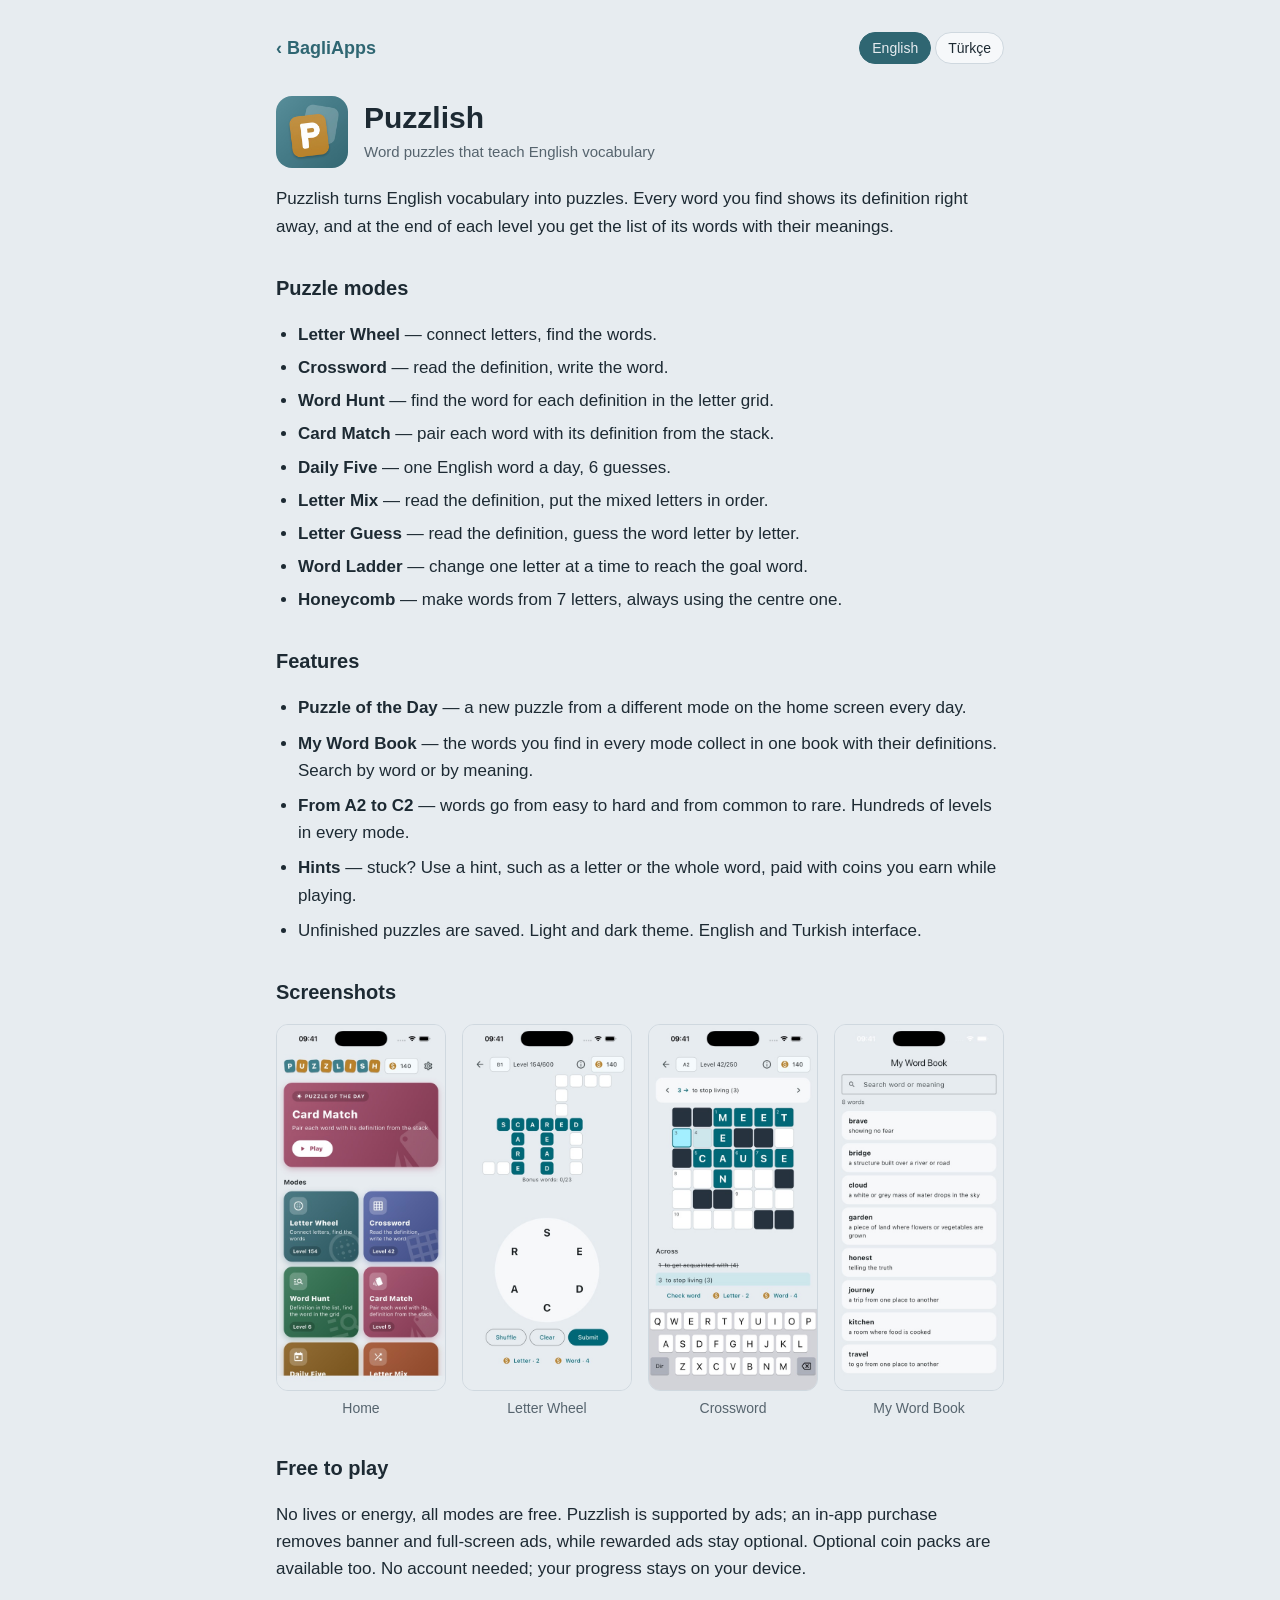
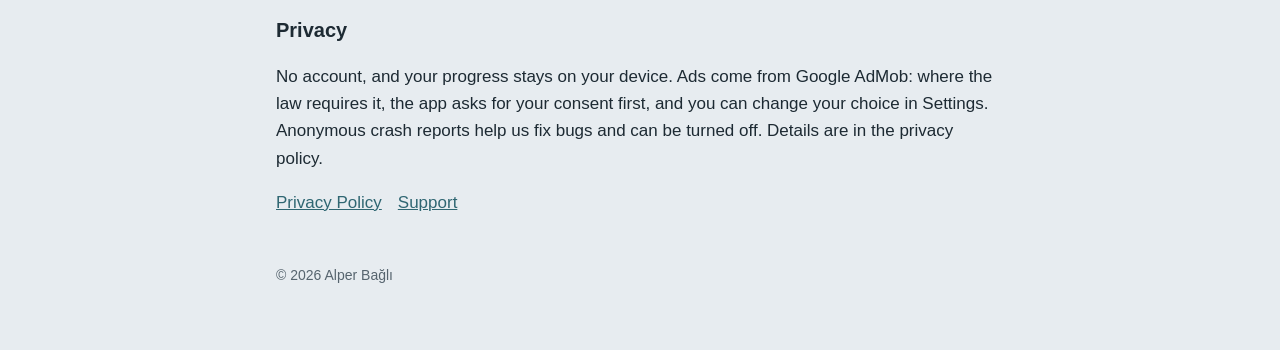
<file: index.html>
<!doctype html>
<html lang="en">
<head>
<meta charset="utf-8">
<meta name="viewport" content="width=device-width, initial-scale=1">
<title>Puzzlish</title>
<meta name="description" content="Puzzlish — word puzzles that teach English vocabulary. Every word you find comes with its meaning.">
<link rel="icon" href="img/icon.jpg">
<link rel="stylesheet" href="style.css">
</head>
<body>
<main>
<header class="top">
  <a class="brand" href="https://bagliapps.github.io/">‹ BagliApps</a>
  <div class="lang" role="group" aria-label="Language / Dil">
    <button type="button" data-set="en" aria-pressed="true">English</button>
    <button type="button" data-set="tr" aria-pressed="false">Türkçe</button>
  </div>
</header>

<div class="hero">
  <img src="img/icon.jpg" alt="" width="72" height="72">
  <div>
    <h1>Puzzlish</h1>
    <p class="meta" data-l="en">Word puzzles that teach English vocabulary</p>
    <p class="meta" data-l="tr" hidden>Bulmaca çözerek İngilizce kelime öğren</p>
  </div>
</div>

<p data-l="en">Puzzlish turns English vocabulary into puzzles. Every word you find shows its definition right away, and at the end of each level you get the list of its words with their meanings.</p>
<p data-l="tr" hidden>Puzzlish ile İngilizce kelimeleri bulmaca çözerek öğren. Bulduğun her İngilizce kelimenin Türkçe anlamı hemen ekranda görünür; seviye bitince o seviyenin kelimeleri anlamlarıyla listelenir.</p>

<h2 data-l="en">Puzzle modes</h2><h2 data-l="tr" hidden>Bulmaca modları</h2>
<ul class="modes" data-l="en">
  <li><b>Letter Wheel</b> — connect letters, find the words.</li>
  <li><b>Crossword</b> — read the definition, write the word.</li>
  <li><b>Word Hunt</b> — find the word for each definition in the letter grid.</li>
  <li><b>Card Match</b> — pair each word with its definition from the stack.</li>
  <li><b>Daily Five</b> — one English word a day, 6 guesses.</li>
  <li><b>Letter Mix</b> — read the definition, put the mixed letters in order.</li>
  <li><b>Letter Guess</b> — read the definition, guess the word letter by letter.</li>
  <li><b>Word Ladder</b> — change one letter at a time to reach the goal word.</li>
  <li><b>Honeycomb</b> — make words from 7 letters, always using the centre one.</li>
</ul>
<ul class="modes" data-l="tr" hidden>
  <li><b>Harf Çemberi</b> — harfleri birleştir, kelimeleri bul.</li>
  <li><b>Kare Bulmaca</b> — Türkçe ipucunu oku, İngilizce cevabı yaz.</li>
  <li><b>Kelime Avı</b> — listedeki Türkçe anlamın İngilizcesini harf tablosunda bul.</li>
  <li><b>Kart Eşleştirme</b> — Türkçe ve İngilizce kartları desteden eşleştir.</li>
  <li><b>Cümle Tamamlama</b> — İngilizce cümledeki boşluğu doldur, Türkçe çevirisi altta.</li>
  <li><b>Günlük 5 Harf</b> — her gün bir İngilizce kelime, 6 tahmin hakkı.</li>
  <li><b>Karışık Harfler</b> — Türkçe anlamı oku, karışık harfleri sıraya koy.</li>
  <li><b>Harf Tahmini</b> — Türkçe anlamı oku, kelimeyi harf harf tahmin et.</li>
  <li><b>Kelime Merdiveni</b> — her adımda bir harf değiştir, hedef kelimeye ulaş.</li>
  <li><b>Petek</b> — 7 harften, ortadaki harfi hep kullanarak kelime üret.</li>
</ul>

<h2 data-l="en">Features</h2><h2 data-l="tr" hidden>Özellikler</h2>
<ul class="features" data-l="en">
  <li><b>Puzzle of the Day</b> — a new puzzle from a different mode on the home screen every day.</li>
  <li><b>My Word Book</b> — the words you find in every mode collect in one book with their definitions. Search by word or by meaning.</li>
  <li><b>From A2 to C2</b> — words go from easy to hard and from common to rare. Hundreds of levels in every mode.</li>
  <li><b>Hints</b> — stuck? Use a hint, such as a letter or the whole word, paid with coins you earn while playing.</li>
  <li>Unfinished puzzles are saved. Light and dark theme. English and Turkish interface.</li>
</ul>
<ul class="features" data-l="tr" hidden>
  <li><b>Günün Bulmacası</b> — ana ekranda her gün başka bir moddan yeni bir bulmaca.</li>
  <li><b>Kelime Defterim</b> — bütün modlarda bulduğun kelimeler anlamlarıyla tek defterde toplanır. Kelimeyi ya da anlamını arayarak bul.</li>
  <li><b>A2'den C2'ye</b> — kelimeler kolaydan zora, sık kullanılandan seyreğe doğru ilerler. Her modda yüzlerce seviye var.</li>
  <li><b>İpuçları</b> — takılınca bir harf ya da kelimenin tamamı gibi ipuçları al; oyunda kazandığın jetonlarla.</li>
  <li>Kare Bulmaca'da istersen ipuçlarını İngilizce tanımlarıyla oku. Yarım kalan bulmaca kaydedilir. Açık ve koyu tema.</li>
</ul>

<h2 data-l="en">Screenshots</h2><h2 data-l="tr" hidden>Ekran görüntüleri</h2>
<ul class="shots" id="shots"></ul>

<h2 data-l="en">Free to play</h2><h2 data-l="tr" hidden>Ücretsiz</h2>
<p data-l="en">No lives or energy, all modes are free. Puzzlish is supported by ads; an in-app purchase removes banner and full-screen ads, while rewarded ads stay optional. Optional coin packs are available too. No account needed; your progress stays on your device.</p>
<p data-l="tr" hidden>Can/enerji yok, tüm modlar ücretsiz. Puzzlish reklamlarla destekleniyor; uygulama içi satın almayla banner ve tam ekran reklamları kaldırabilirsin, ödüllü reklamlar isteğe bağlı kalır. İstersen jeton paketi de alabilirsin. Hesap gerekmez; ilerlemen cihazında kalır.</p>

<h2 data-l="en">Privacy</h2><h2 data-l="tr" hidden>Gizlilik</h2>
<p data-l="en">No account, and your progress stays on your device. Ads come from Google AdMob: where the law requires it, the app asks for your consent first, and you can change your choice in Settings. Anonymous crash reports help us fix bugs and can be turned off. Details are in the privacy policy.</p>
<p data-l="tr" hidden>Hesap yok; ilerlemen cihazında kalır. Reklamlar Google AdMob'dan gelir: yasanın gerektirdiği yerlerde uygulama önce iznini sorar, seçimini Ayarlar'dan değiştirebilirsin. İsimsiz çökme raporları hataları düzeltmemize yardım eder ve kapatılabilir. Ayrıntılar gizlilik politikasında.</p>

<ul class="links">
  <li><a href="privacy.html" data-l="en">Privacy Policy</a><a href="privacy-tr.html" data-l="tr" hidden>Gizlilik Politikası</a></li>
  <li><a href="support.html" data-l="en">Support</a><a href="support-tr.html" data-l="tr" hidden>Destek</a></li>
</ul>
<footer>© 2026 Alper Bağlı</footer>
</main>
<script>
(function () {
  var shots = [
    ["1_home", "Home", "Ana sayfa"], ["2_wheel", "Letter Wheel", "Harf Çemberi"],
    ["3_crossword", "Crossword", "Kare Bulmaca"], ["4_book", "My Word Book", "Kelime Defterim"]
  ];
  function saved() { try { return localStorage.getItem("lang"); } catch (e) { return null; } }
  function pick() {
    var q = /[?&]lang=(en|tr)/.exec(location.search);
    return (q && q[1]) || saved() || ((navigator.language || "").slice(0, 2) === "tr" ? "tr" : "en");
  }
  function apply(l) {
    document.documentElement.lang = l;
    document.querySelectorAll("[data-l]").forEach(function (e) { e.hidden = e.getAttribute("data-l") !== l; });
    document.querySelectorAll("[data-set]").forEach(function (b) { b.setAttribute("aria-pressed", b.dataset.set === l); });
    document.getElementById("shots").innerHTML = shots.map(function (s) {
      var c = l === "tr" ? s[2] : s[1];
      return '<li><figure><img loading="lazy" src="img/' + l + "/" + s[0] + '.jpg" alt="Puzzlish — ' + c + '"><figcaption>' + c + "</figcaption></figure></li>";
    }).join("");
    try { localStorage.setItem("lang", l); } catch (e) {}
  }
  document.querySelectorAll("[data-set]").forEach(function (b) { b.addEventListener("click", function () { apply(b.dataset.set); }); });
  apply(pick());
})();
</script>
</body>
</html>
</file>
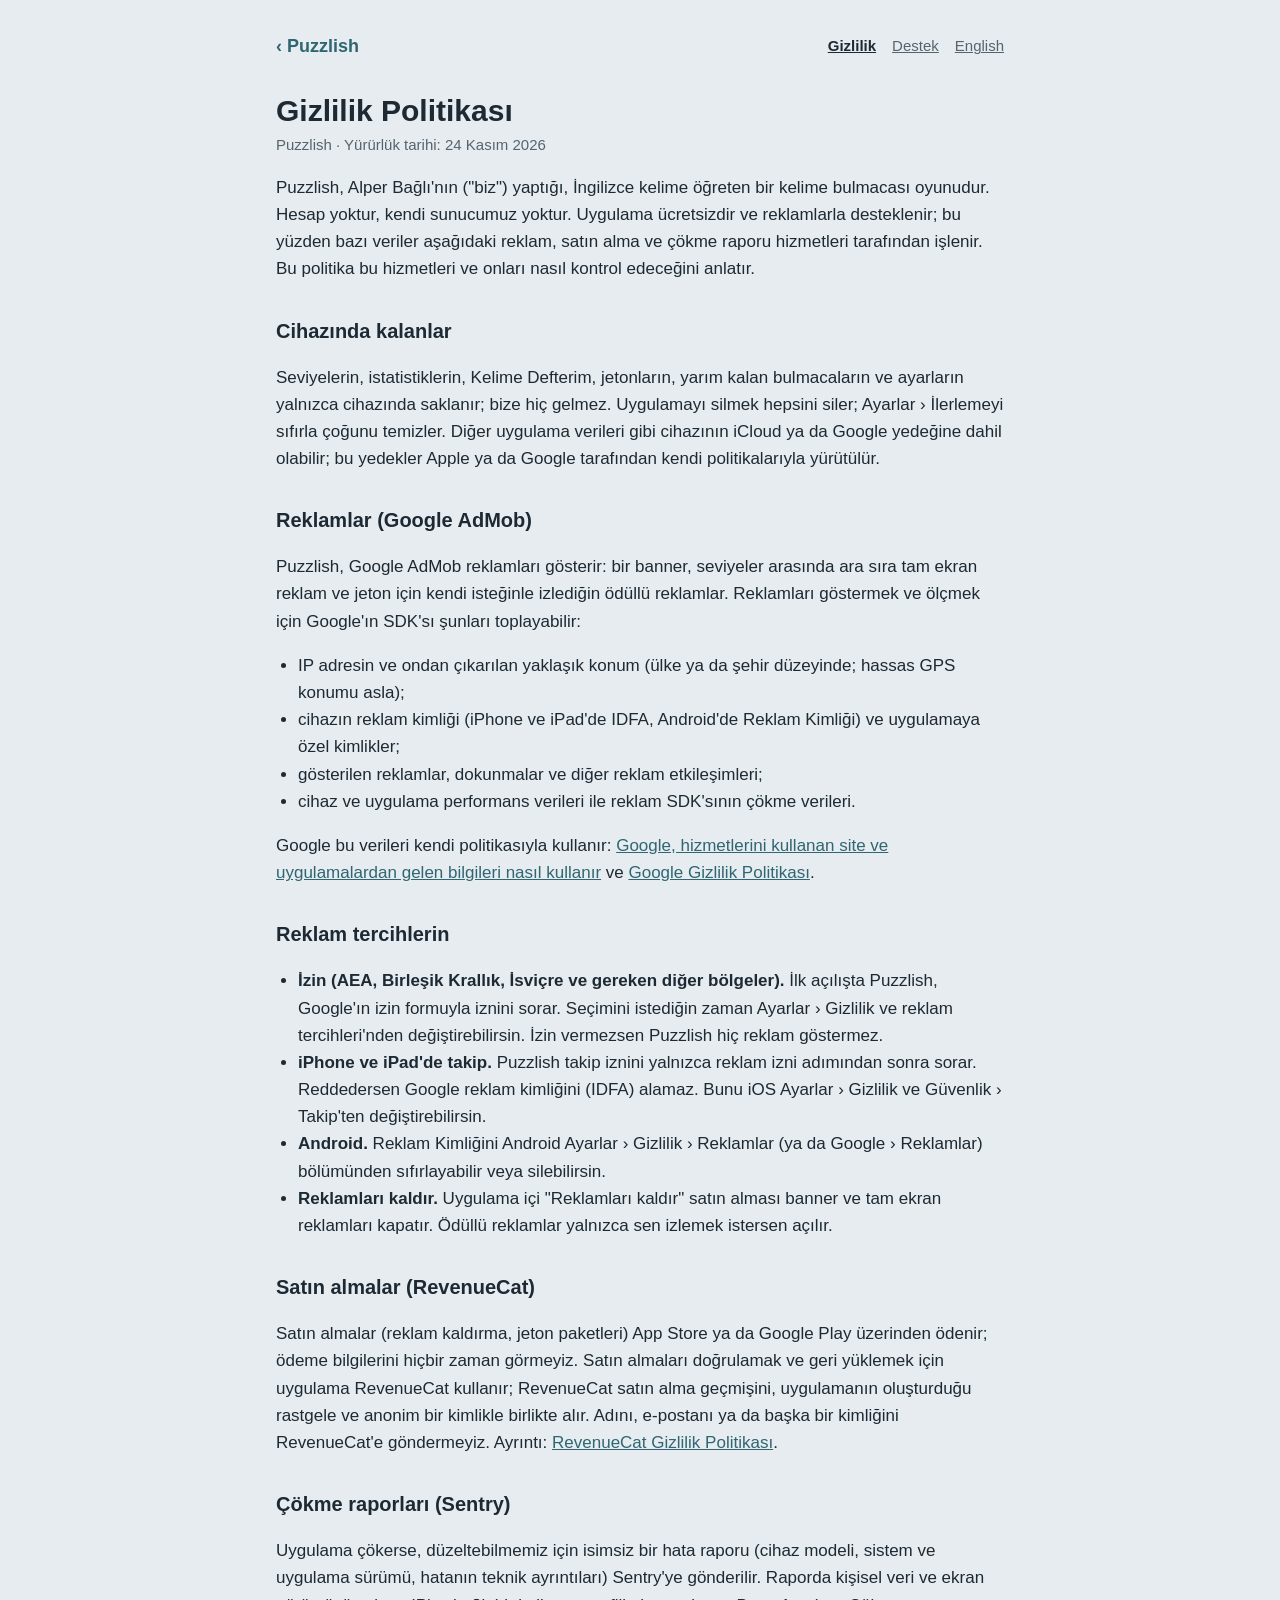
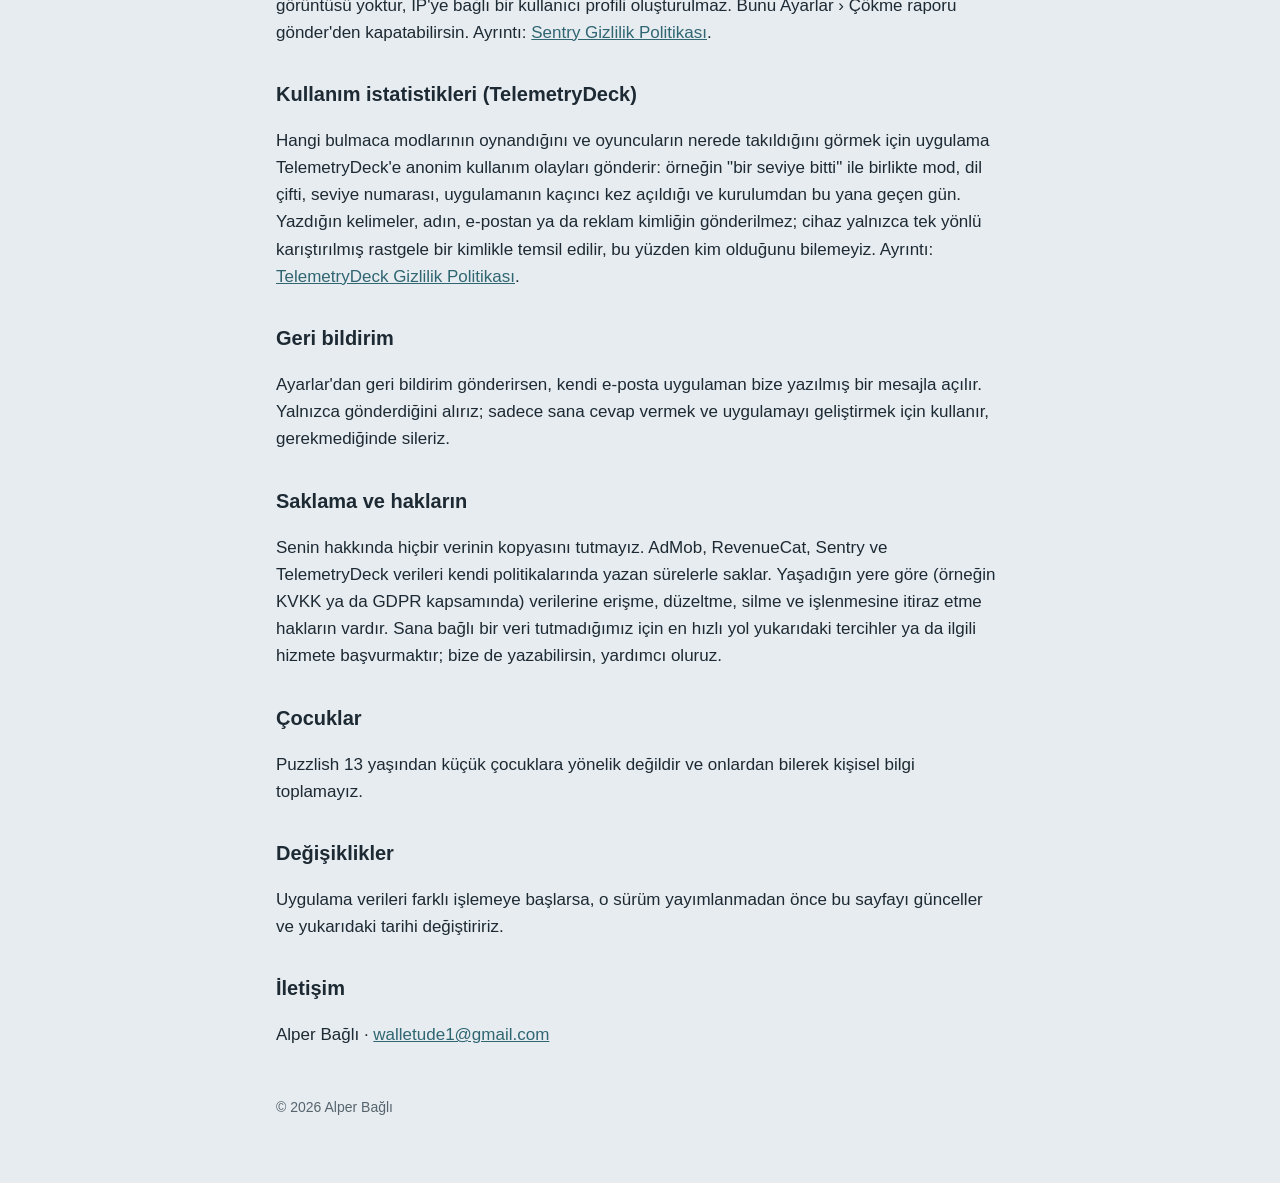
<file: privacy-tr.html>
<!doctype html>
<html lang="tr">
<head>
<meta charset="utf-8">
<meta name="viewport" content="width=device-width, initial-scale=1">
<title>Puzzlish Gizlilik Politikası</title>
<meta name="description" content="Puzzlish verileri nasıl işler: reklamlar Google AdMob, satın almalar RevenueCat, isteğe bağlı çökme raporları Sentry, anonim kullanım istatistikleri TelemetryDeck. Hesap yok; ilerleme cihazında kalır.">
<link rel="icon" href="img/icon.jpg">
<link rel="stylesheet" href="style.css">
</head>
<body>
<main>
<header class="top">
  <a class="brand" href="./?lang=tr">‹ Puzzlish</a>
  <nav><a href="privacy-tr.html" aria-current="page">Gizlilik</a><a href="support-tr.html">Destek</a><a href="privacy.html" hreflang="en">English</a></nav>
</header>
<h1>Gizlilik Politikası</h1>
<p class="muted">Puzzlish · Yürürlük tarihi: 24 Kasım 2026</p>

<p>Puzzlish, Alper Bağlı'nın ("biz") yaptığı, İngilizce kelime öğreten bir kelime bulmacası oyunudur. Hesap yoktur, kendi sunucumuz yoktur. Uygulama ücretsizdir ve reklamlarla desteklenir; bu yüzden bazı veriler aşağıdaki reklam, satın alma ve çökme raporu hizmetleri tarafından işlenir. Bu politika bu hizmetleri ve onları nasıl kontrol edeceğini anlatır.</p>

<h2>Cihazında kalanlar</h2>
<p>Seviyelerin, istatistiklerin, Kelime Defterim, jetonların, yarım kalan bulmacaların ve ayarların yalnızca cihazında saklanır; bize hiç gelmez. Uygulamayı silmek hepsini siler; Ayarlar › İlerlemeyi sıfırla çoğunu temizler. Diğer uygulama verileri gibi cihazının iCloud ya da Google yedeğine dahil olabilir; bu yedekler Apple ya da Google tarafından kendi politikalarıyla yürütülür.</p>

<h2>Reklamlar (Google AdMob)</h2>
<p>Puzzlish, Google AdMob reklamları gösterir: bir banner, seviyeler arasında ara sıra tam ekran reklam ve jeton için kendi isteğinle izlediğin ödüllü reklamlar. Reklamları göstermek ve ölçmek için Google'ın SDK'sı şunları toplayabilir:</p>
<ul>
<li>IP adresin ve ondan çıkarılan yaklaşık konum (ülke ya da şehir düzeyinde; hassas GPS konumu asla);</li>
<li>cihazın reklam kimliği (iPhone ve iPad'de IDFA, Android'de Reklam Kimliği) ve uygulamaya özel kimlikler;</li>
<li>gösterilen reklamlar, dokunmalar ve diğer reklam etkileşimleri;</li>
<li>cihaz ve uygulama performans verileri ile reklam SDK'sının çökme verileri.</li>
</ul>
<p>Google bu verileri kendi politikasıyla kullanır: <a href="https://policies.google.com/technologies/partner-sites?hl=tr">Google, hizmetlerini kullanan site ve uygulamalardan gelen bilgileri nasıl kullanır</a> ve <a href="https://policies.google.com/privacy?hl=tr">Google Gizlilik Politikası</a>.</p>

<h2>Reklam tercihlerin</h2>
<ul>
<li><b>İzin (AEA, Birleşik Krallık, İsviçre ve gereken diğer bölgeler).</b> İlk açılışta Puzzlish, Google'ın izin formuyla iznini sorar. Seçimini istediğin zaman Ayarlar › Gizlilik ve reklam tercihleri'nden değiştirebilirsin. İzin vermezsen Puzzlish hiç reklam göstermez.</li>
<li><b>iPhone ve iPad'de takip.</b> Puzzlish takip iznini yalnızca reklam izni adımından sonra sorar. Reddedersen Google reklam kimliğini (IDFA) alamaz. Bunu iOS Ayarlar › Gizlilik ve Güvenlik › Takip'ten değiştirebilirsin.</li>
<li><b>Android.</b> Reklam Kimliğini Android Ayarlar › Gizlilik › Reklamlar (ya da Google › Reklamlar) bölümünden sıfırlayabilir veya silebilirsin.</li>
<li><b>Reklamları kaldır.</b> Uygulama içi "Reklamları kaldır" satın alması banner ve tam ekran reklamları kapatır. Ödüllü reklamlar yalnızca sen izlemek istersen açılır.</li>
</ul>

<h2>Satın almalar (RevenueCat)</h2>
<p>Satın almalar (reklam kaldırma, jeton paketleri) App Store ya da Google Play üzerinden ödenir; ödeme bilgilerini hiçbir zaman görmeyiz. Satın almaları doğrulamak ve geri yüklemek için uygulama RevenueCat kullanır; RevenueCat satın alma geçmişini, uygulamanın oluşturduğu rastgele ve anonim bir kimlikle birlikte alır. Adını, e-postanı ya da başka bir kimliğini RevenueCat'e göndermeyiz. Ayrıntı: <a href="https://www.revenuecat.com/privacy">RevenueCat Gizlilik Politikası</a>.</p>

<h2>Çökme raporları (Sentry)</h2>
<p>Uygulama çökerse, düzeltebilmemiz için isimsiz bir hata raporu (cihaz modeli, sistem ve uygulama sürümü, hatanın teknik ayrıntıları) Sentry'ye gönderilir. Raporda kişisel veri ve ekran görüntüsü yoktur, IP'ye bağlı bir kullanıcı profili oluşturulmaz. Bunu Ayarlar › Çökme raporu gönder'den kapatabilirsin. Ayrıntı: <a href="https://sentry.io/privacy/">Sentry Gizlilik Politikası</a>.</p>

<h2>Kullanım istatistikleri (TelemetryDeck)</h2>
<p>Hangi bulmaca modlarının oynandığını ve oyuncuların nerede takıldığını görmek için uygulama TelemetryDeck'e anonim kullanım olayları gönderir: örneğin "bir seviye bitti" ile birlikte mod, dil çifti, seviye numarası, uygulamanın kaçıncı kez açıldığı ve kurulumdan bu yana geçen gün. Yazdığın kelimeler, adın, e-postan ya da reklam kimliğin gönderilmez; cihaz yalnızca tek yönlü karıştırılmış rastgele bir kimlikle temsil edilir, bu yüzden kim olduğunu bilemeyiz. Ayrıntı: <a href="https://telemetrydeck.com/privacy/">TelemetryDeck Gizlilik Politikası</a>.</p>

<h2>Geri bildirim</h2>
<p>Ayarlar'dan geri bildirim gönderirsen, kendi e-posta uygulaman bize yazılmış bir mesajla açılır. Yalnızca gönderdiğini alırız; sadece sana cevap vermek ve uygulamayı geliştirmek için kullanır, gerekmediğinde sileriz.</p>

<h2>Saklama ve hakların</h2>
<p>Senin hakkında hiçbir verinin kopyasını tutmayız. AdMob, RevenueCat, Sentry ve TelemetryDeck verileri kendi politikalarında yazan sürelerle saklar. Yaşadığın yere göre (örneğin KVKK ya da GDPR kapsamında) verilerine erişme, düzeltme, silme ve işlenmesine itiraz etme hakların vardır. Sana bağlı bir veri tutmadığımız için en hızlı yol yukarıdaki tercihler ya da ilgili hizmete başvurmaktır; bize de yazabilirsin, yardımcı oluruz.</p>

<h2>Çocuklar</h2>
<p>Puzzlish 13 yaşından küçük çocuklara yönelik değildir ve onlardan bilerek kişisel bilgi toplamayız.</p>

<h2>Değişiklikler</h2>
<p>Uygulama verileri farklı işlemeye başlarsa, o sürüm yayımlanmadan önce bu sayfayı günceller ve yukarıdaki tarihi değiştiririz.</p>

<h2>İletişim</h2>
<p>Alper Bağlı · <a href="mailto:walletude1@gmail.com">walletude1@gmail.com</a></p>
<footer>© 2026 Alper Bağlı</footer>
</main>
</body>
</html>
</file>
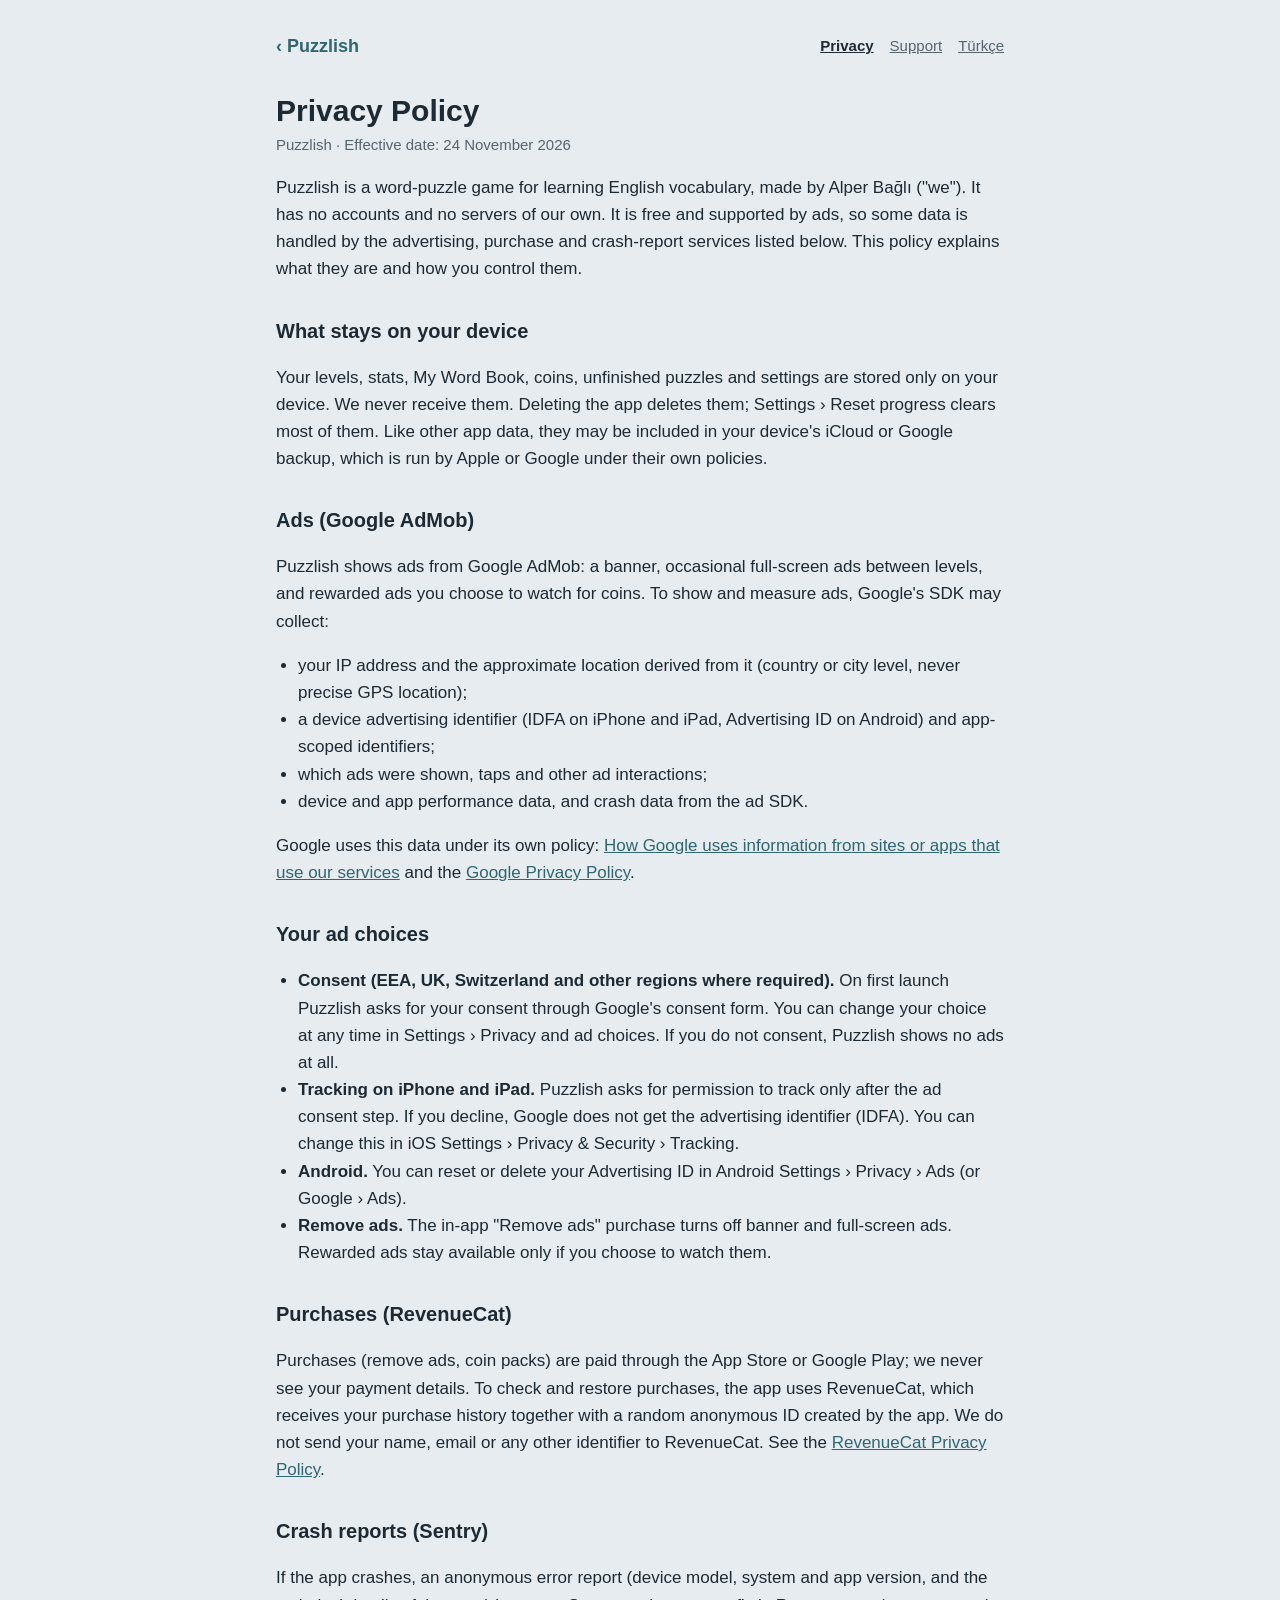
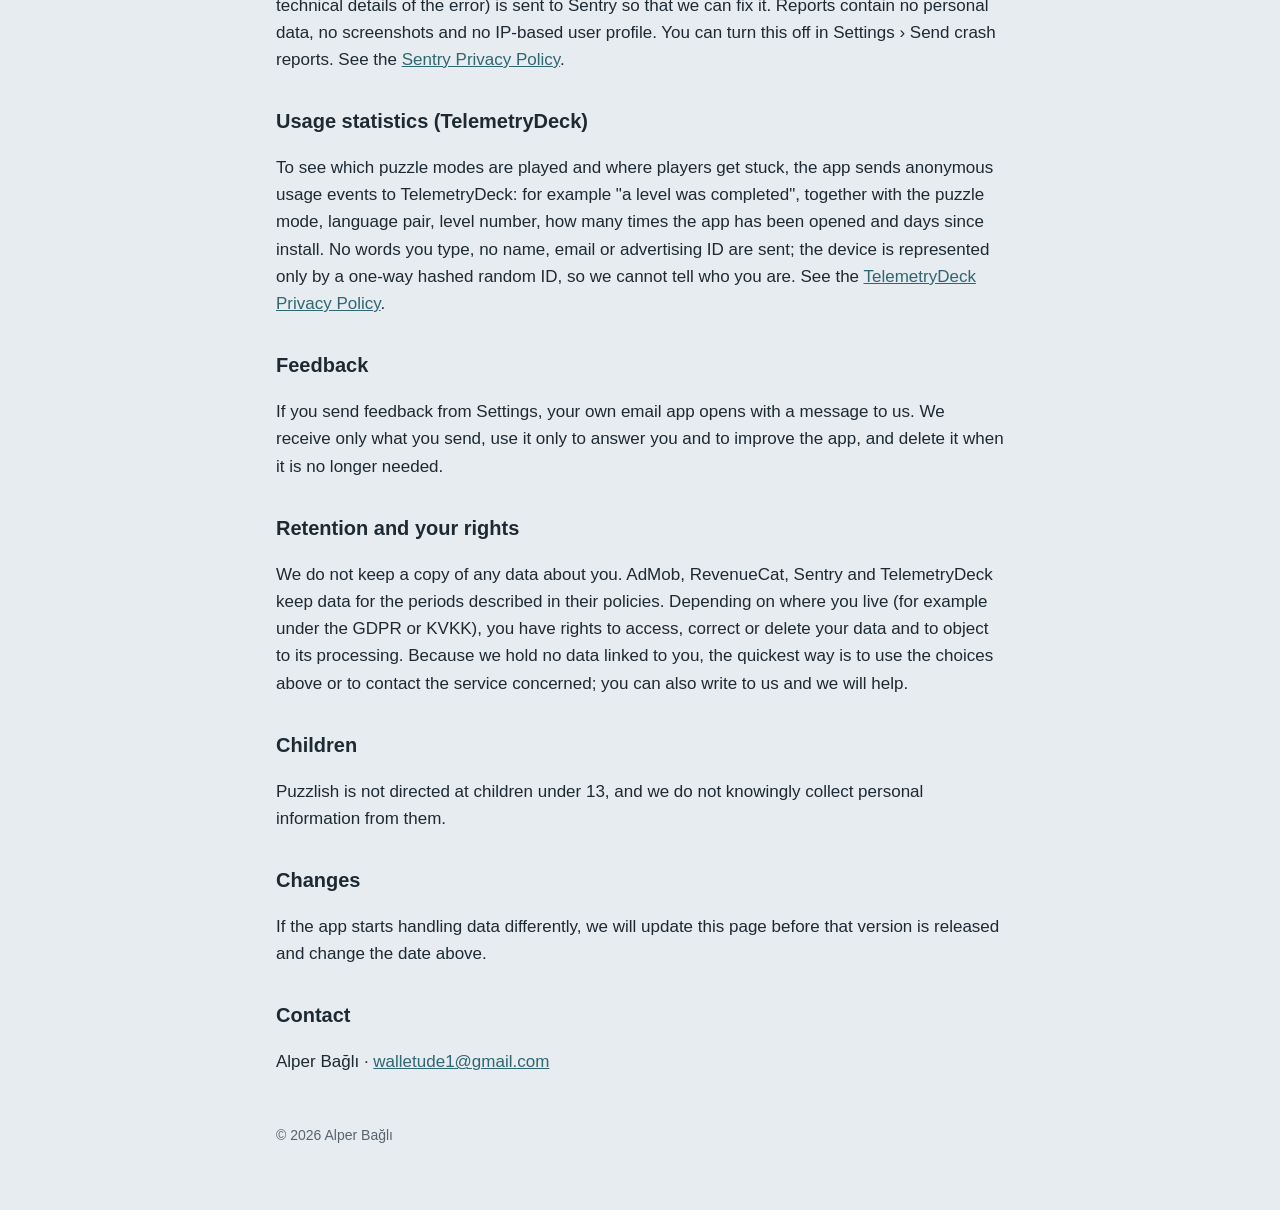
<file: privacy.html>
<!doctype html>
<html lang="en">
<head>
<meta charset="utf-8">
<meta name="viewport" content="width=device-width, initial-scale=1">
<title>Puzzlish Privacy Policy</title>
<meta name="description" content="How Puzzlish handles data: ads by Google AdMob, purchases by RevenueCat, optional crash reports by Sentry, anonymous usage statistics by TelemetryDeck. No account; progress stays on your device.">
<link rel="icon" href="img/icon.jpg">
<link rel="stylesheet" href="style.css">
</head>
<body>
<main>
<header class="top">
  <a class="brand" href="./">‹ Puzzlish</a>
  <nav><a href="privacy.html" aria-current="page">Privacy</a><a href="support.html">Support</a><a href="privacy-tr.html" hreflang="tr">Türkçe</a></nav>
</header>
<h1>Privacy Policy</h1>
<p class="muted">Puzzlish · Effective date: 24 November 2026</p>

<p>Puzzlish is a word-puzzle game for learning English vocabulary, made by Alper Bağlı ("we"). It has no accounts and no servers of our own. It is free and supported by ads, so some data is handled by the advertising, purchase and crash-report services listed below. This policy explains what they are and how you control them.</p>

<h2>What stays on your device</h2>
<p>Your levels, stats, My Word Book, coins, unfinished puzzles and settings are stored only on your device. We never receive them. Deleting the app deletes them; Settings › Reset progress clears most of them. Like other app data, they may be included in your device's iCloud or Google backup, which is run by Apple or Google under their own policies.</p>

<h2>Ads (Google AdMob)</h2>
<p>Puzzlish shows ads from Google AdMob: a banner, occasional full-screen ads between levels, and rewarded ads you choose to watch for coins. To show and measure ads, Google's SDK may collect:</p>
<ul>
<li>your IP address and the approximate location derived from it (country or city level, never precise GPS location);</li>
<li>a device advertising identifier (IDFA on iPhone and iPad, Advertising ID on Android) and app-scoped identifiers;</li>
<li>which ads were shown, taps and other ad interactions;</li>
<li>device and app performance data, and crash data from the ad SDK.</li>
</ul>
<p>Google uses this data under its own policy: <a href="https://policies.google.com/technologies/partner-sites">How Google uses information from sites or apps that use our services</a> and the <a href="https://policies.google.com/privacy">Google Privacy Policy</a>.</p>

<h2>Your ad choices</h2>
<ul>
<li><b>Consent (EEA, UK, Switzerland and other regions where required).</b> On first launch Puzzlish asks for your consent through Google's consent form. You can change your choice at any time in Settings › Privacy and ad choices. If you do not consent, Puzzlish shows no ads at all.</li>
<li><b>Tracking on iPhone and iPad.</b> Puzzlish asks for permission to track only after the ad consent step. If you decline, Google does not get the advertising identifier (IDFA). You can change this in iOS Settings › Privacy &amp; Security › Tracking.</li>
<li><b>Android.</b> You can reset or delete your Advertising ID in Android Settings › Privacy › Ads (or Google › Ads).</li>
<li><b>Remove ads.</b> The in-app "Remove ads" purchase turns off banner and full-screen ads. Rewarded ads stay available only if you choose to watch them.</li>
</ul>

<h2>Purchases (RevenueCat)</h2>
<p>Purchases (remove ads, coin packs) are paid through the App Store or Google Play; we never see your payment details. To check and restore purchases, the app uses RevenueCat, which receives your purchase history together with a random anonymous ID created by the app. We do not send your name, email or any other identifier to RevenueCat. See the <a href="https://www.revenuecat.com/privacy">RevenueCat Privacy Policy</a>.</p>

<h2>Crash reports (Sentry)</h2>
<p>If the app crashes, an anonymous error report (device model, system and app version, and the technical details of the error) is sent to Sentry so that we can fix it. Reports contain no personal data, no screenshots and no IP-based user profile. You can turn this off in Settings › Send crash reports. See the <a href="https://sentry.io/privacy/">Sentry Privacy Policy</a>.</p>

<h2>Usage statistics (TelemetryDeck)</h2>
<p>To see which puzzle modes are played and where players get stuck, the app sends anonymous usage events to TelemetryDeck: for example "a level was completed", together with the puzzle mode, language pair, level number, how many times the app has been opened and days since install. No words you type, no name, email or advertising ID are sent; the device is represented only by a one-way hashed random ID, so we cannot tell who you are. See the <a href="https://telemetrydeck.com/privacy/">TelemetryDeck Privacy Policy</a>.</p>

<h2>Feedback</h2>
<p>If you send feedback from Settings, your own email app opens with a message to us. We receive only what you send, use it only to answer you and to improve the app, and delete it when it is no longer needed.</p>

<h2>Retention and your rights</h2>
<p>We do not keep a copy of any data about you. AdMob, RevenueCat, Sentry and TelemetryDeck keep data for the periods described in their policies. Depending on where you live (for example under the GDPR or KVKK), you have rights to access, correct or delete your data and to object to its processing. Because we hold no data linked to you, the quickest way is to use the choices above or to contact the service concerned; you can also write to us and we will help.</p>

<h2>Children</h2>
<p>Puzzlish is not directed at children under 13, and we do not knowingly collect personal information from them.</p>

<h2>Changes</h2>
<p>If the app starts handling data differently, we will update this page before that version is released and change the date above.</p>

<h2>Contact</h2>
<p>Alper Bağlı · <a href="mailto:walletude1@gmail.com">walletude1@gmail.com</a></p>
<footer>© 2026 Alper Bağlı</footer>
</main>
</body>
</html>
</file>
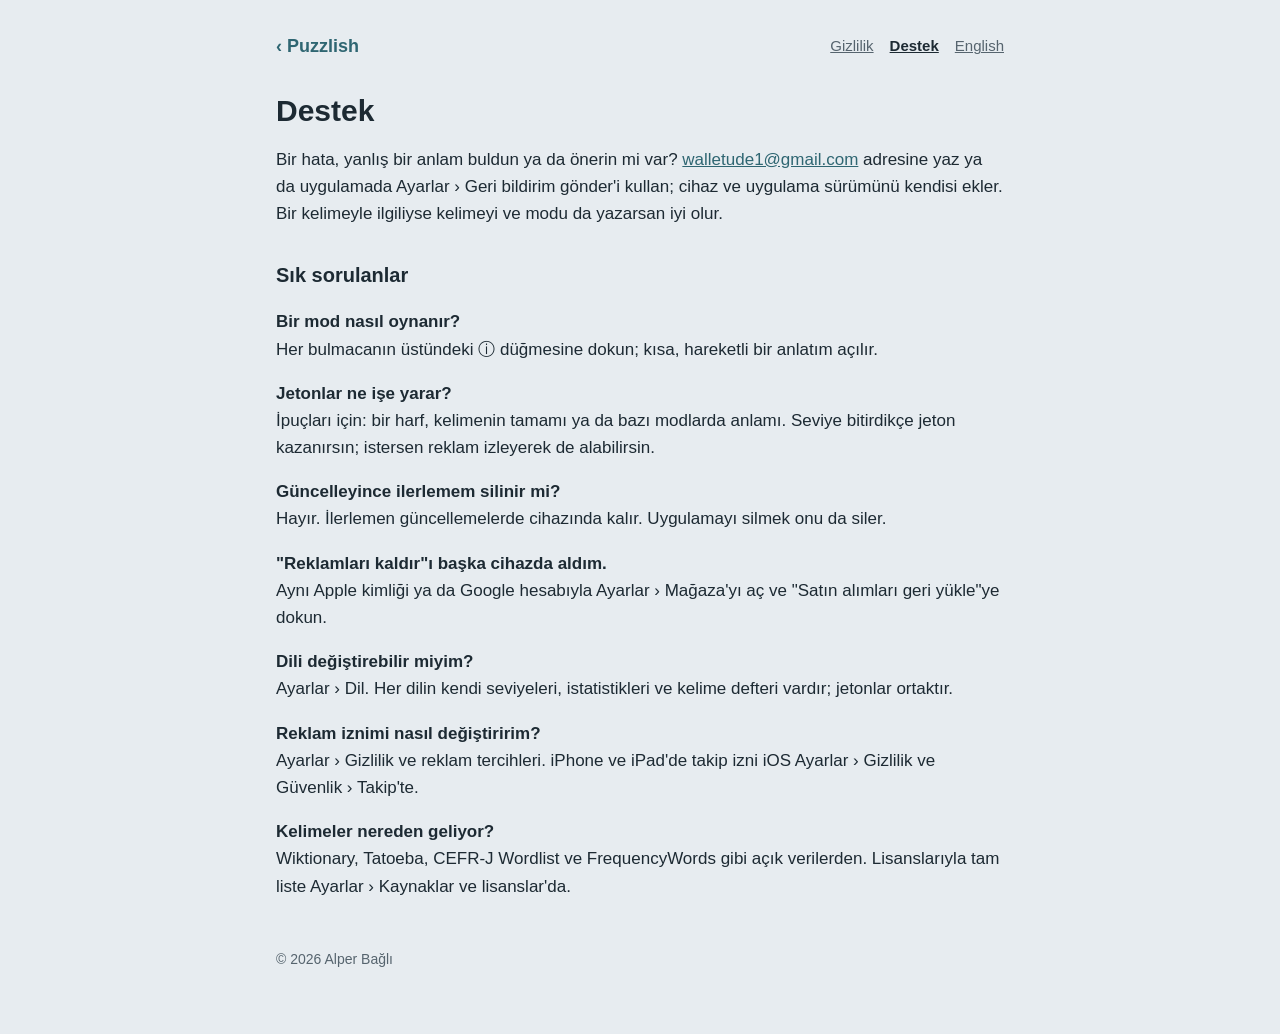
<file: support-tr.html>
<!doctype html>
<html lang="tr">
<head>
<meta charset="utf-8">
<meta name="viewport" content="width=device-width, initial-scale=1">
<title>Puzzlish Destek</title>
<meta name="description" content="Bulmaca çözerek İngilizce kelime öğreten Puzzlish için yardım ve iletişim.">
<link rel="icon" href="img/icon.jpg">
<link rel="stylesheet" href="style.css">
</head>
<body>
<main>
<header class="top">
  <a class="brand" href="./?lang=tr">‹ Puzzlish</a>
  <nav><a href="privacy-tr.html">Gizlilik</a><a href="support-tr.html" aria-current="page">Destek</a><a href="support.html" hreflang="en">English</a></nav>
</header>
<h1>Destek</h1>
<p>Bir hata, yanlış bir anlam buldun ya da önerin mi var? <a href="mailto:walletude1@gmail.com">walletude1@gmail.com</a> adresine yaz ya da uygulamada Ayarlar › Geri bildirim gönder'i kullan; cihaz ve uygulama sürümünü kendisi ekler. Bir kelimeyle ilgiliyse kelimeyi ve modu da yazarsan iyi olur.</p>

<h2>Sık sorulanlar</h2>
<p><strong>Bir mod nasıl oynanır?</strong><br>Her bulmacanın üstündeki ⓘ düğmesine dokun; kısa, hareketli bir anlatım açılır.</p>
<p><strong>Jetonlar ne işe yarar?</strong><br>İpuçları için: bir harf, kelimenin tamamı ya da bazı modlarda anlamı. Seviye bitirdikçe jeton kazanırsın; istersen reklam izleyerek de alabilirsin.</p>
<p><strong>Güncelleyince ilerlemem silinir mi?</strong><br>Hayır. İlerlemen güncellemelerde cihazında kalır. Uygulamayı silmek onu da siler.</p>
<p><strong>"Reklamları kaldır"ı başka cihazda aldım.</strong><br>Aynı Apple kimliği ya da Google hesabıyla Ayarlar › Mağaza'yı aç ve "Satın alımları geri yükle"ye dokun.</p>
<p><strong>Dili değiştirebilir miyim?</strong><br>Ayarlar › Dil. Her dilin kendi seviyeleri, istatistikleri ve kelime defteri vardır; jetonlar ortaktır.</p>
<p><strong>Reklam iznimi nasıl değiştiririm?</strong><br>Ayarlar › Gizlilik ve reklam tercihleri. iPhone ve iPad'de takip izni iOS Ayarlar › Gizlilik ve Güvenlik › Takip'te.</p>
<p><strong>Kelimeler nereden geliyor?</strong><br>Wiktionary, Tatoeba, CEFR-J Wordlist ve FrequencyWords gibi açık verilerden. Lisanslarıyla tam liste Ayarlar › Kaynaklar ve lisanslar'da.</p>

<footer>© 2026 Alper Bağlı</footer>
</main>
</body>
</html>
</file>
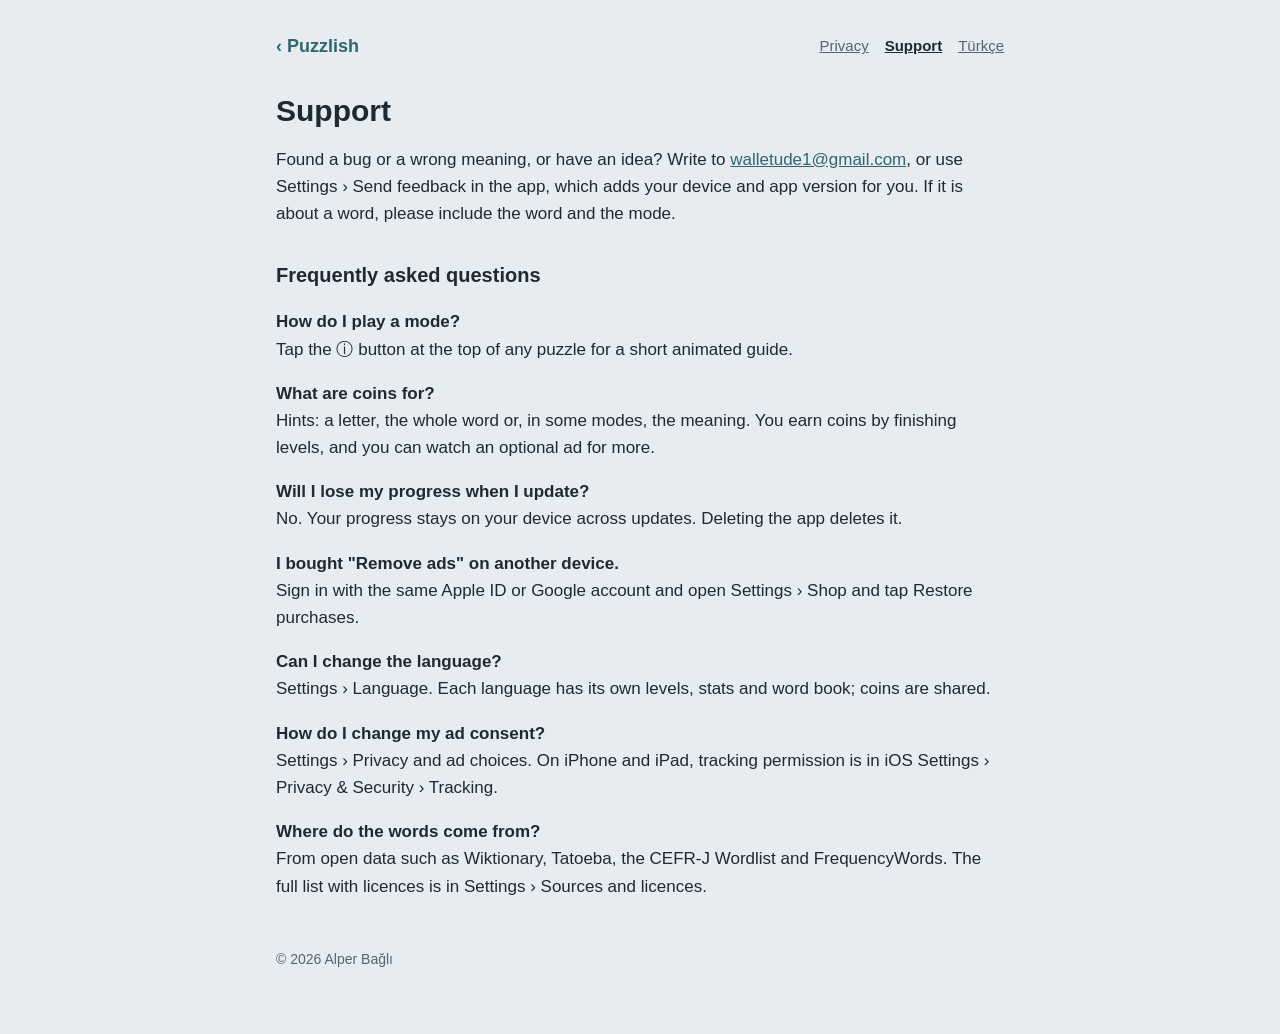
<file: support.html>
<!doctype html>
<html lang="en">
<head>
<meta charset="utf-8">
<meta name="viewport" content="width=device-width, initial-scale=1">
<title>Puzzlish Support</title>
<meta name="description" content="Help and contact for Puzzlish, word puzzles that teach English vocabulary.">
<link rel="icon" href="img/icon.jpg">
<link rel="stylesheet" href="style.css">
</head>
<body>
<main>
<header class="top">
  <a class="brand" href="./">‹ Puzzlish</a>
  <nav><a href="privacy.html">Privacy</a><a href="support.html" aria-current="page">Support</a><a href="support-tr.html" hreflang="tr">Türkçe</a></nav>
</header>
<h1>Support</h1>
<p>Found a bug or a wrong meaning, or have an idea? Write to <a href="mailto:walletude1@gmail.com">walletude1@gmail.com</a>, or use Settings › Send feedback in the app, which adds your device and app version for you. If it is about a word, please include the word and the mode.</p>

<h2>Frequently asked questions</h2>
<p><strong>How do I play a mode?</strong><br>Tap the ⓘ button at the top of any puzzle for a short animated guide.</p>
<p><strong>What are coins for?</strong><br>Hints: a letter, the whole word or, in some modes, the meaning. You earn coins by finishing levels, and you can watch an optional ad for more.</p>
<p><strong>Will I lose my progress when I update?</strong><br>No. Your progress stays on your device across updates. Deleting the app deletes it.</p>
<p><strong>I bought "Remove ads" on another device.</strong><br>Sign in with the same Apple ID or Google account and open Settings › Shop and tap Restore purchases.</p>
<p><strong>Can I change the language?</strong><br>Settings › Language. Each language has its own levels, stats and word book; coins are shared.</p>
<p><strong>How do I change my ad consent?</strong><br>Settings › Privacy and ad choices. On iPhone and iPad, tracking permission is in iOS Settings › Privacy &amp; Security › Tracking.</p>
<p><strong>Where do the words come from?</strong><br>From open data such as Wiktionary, Tatoeba, the CEFR-J Wordlist and FrequencyWords. The full list with licences is in Settings › Sources and licences.</p>

<footer>© 2026 Alper Bağlı</footer>
</main>
</body>
</html>
</file>
<file: style.css>
:root{--bg:#e7ecf0;--surface:#f6f8fa;--fg:#1d2a33;--muted:#56646e;--line:#cfd8df;--accent:#2f6672;color-scheme:light dark}
@media (prefers-color-scheme:dark){:root{--bg:#121a21;--surface:#18222b;--fg:#e8eef2;--muted:#9fb0bb;--line:#2a3843;--accent:#e0a94a}}
*{box-sizing:border-box}
body{margin:0;background:var(--bg);color:var(--fg);font:17px/1.6 -apple-system,BlinkMacSystemFont,"Segoe UI",Roboto,sans-serif}
main{max-width:760px;margin:0 auto;padding:32px 16px 64px}
h1{font-size:30px;line-height:1.2;margin:0 0 4px}
h2{font-size:20px;margin:32px 0 8px}
p,li{color:var(--fg)}
.muted,.meta{color:var(--muted);font-size:15px;margin:0}
a{color:var(--accent)}
ul{padding-left:22px}
footer{margin-top:48px;color:var(--muted);font-size:14px}

.top{display:flex;justify-content:space-between;align-items:center;gap:12px;flex-wrap:wrap;margin-bottom:32px}
.brand{font-weight:700;color:var(--accent);text-decoration:none;font-size:18px}
.top nav{display:flex;gap:16px;font-size:15px}
.top nav a{color:var(--muted)}
.top nav a[aria-current]{color:var(--fg);font-weight:600}
.lang{display:flex;gap:4px}
.lang button{font:inherit;font-size:14px;padding:4px 12px;border:1px solid var(--line);background:var(--surface);color:var(--fg);border-radius:999px;cursor:pointer}
.lang button[aria-pressed="true"]{background:var(--accent);border-color:var(--accent);color:var(--bg)}
.hero{display:flex;align-items:center;gap:16px;margin-bottom:16px}
.hero img{width:72px;height:72px;border-radius:16px}
.features li{margin:8px 0}
.modes li{margin:6px 0}
.shots{display:grid;grid-template-columns:repeat(auto-fill,minmax(150px,1fr));gap:16px;margin:16px 0;padding:0;list-style:none}
.shots figure{margin:0}
.shots img{width:100%;height:auto;border-radius:12px;border:1px solid var(--line);display:block}
.shots figcaption{font-size:14px;color:var(--muted);margin-top:6px;text-align:center}
.links{display:flex;gap:16px;flex-wrap:wrap;padding:0;list-style:none}
[hidden]{display:none !important}
</file>
